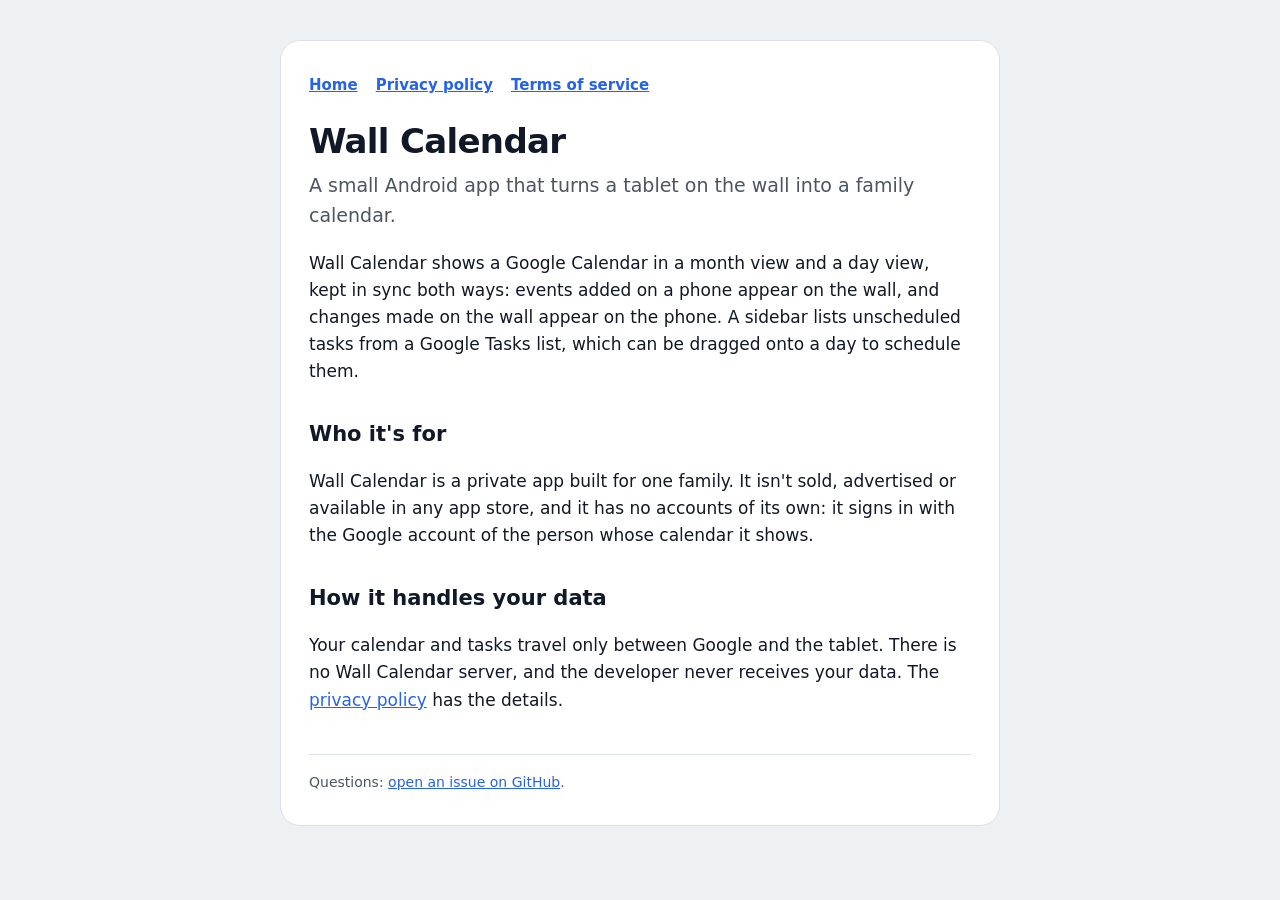
<file: index.html>
<!doctype html>
<html lang="en">
<head>
<meta charset="utf-8">
<meta name="viewport" content="width=device-width, initial-scale=1">
<title>Wall Calendar</title>
<meta name="description" content="A private, family-only Android app that shows a Google Calendar on a wall-mounted tablet.">
<link rel="stylesheet" href="style.css">
</head>
<body>
<main>
  <nav><a href="./">Home</a><a href="privacy.html">Privacy policy</a><a href="terms.html">Terms of service</a></nav>
  <h1>Wall Calendar</h1>
  <p class="lede">A small Android app that turns a tablet on the wall into a family calendar.</p>

  <p>Wall Calendar shows a Google Calendar in a month view and a day view, kept in sync both ways: events added on a phone appear on the wall, and changes made on the wall appear on the phone. A sidebar lists unscheduled tasks from a Google Tasks list, which can be dragged onto a day to schedule them.</p>

  <h2>Who it's for</h2>
  <p>Wall Calendar is a private app built for one family. It isn't sold, advertised or available in any app store, and it has no accounts of its own: it signs in with the Google account of the person whose calendar it shows.</p>

  <h2>How it handles your data</h2>
  <p>Your calendar and tasks travel only between Google and the tablet. There is no Wall Calendar server, and the developer never receives your data. The <a href="privacy.html">privacy policy</a> has the details.</p>

  <footer>Questions: <a href="https://github.com/NikNesladek/wall-calendar-site/issues">open an issue on GitHub</a>.</footer>
</main>
</body>
</html>
</file>
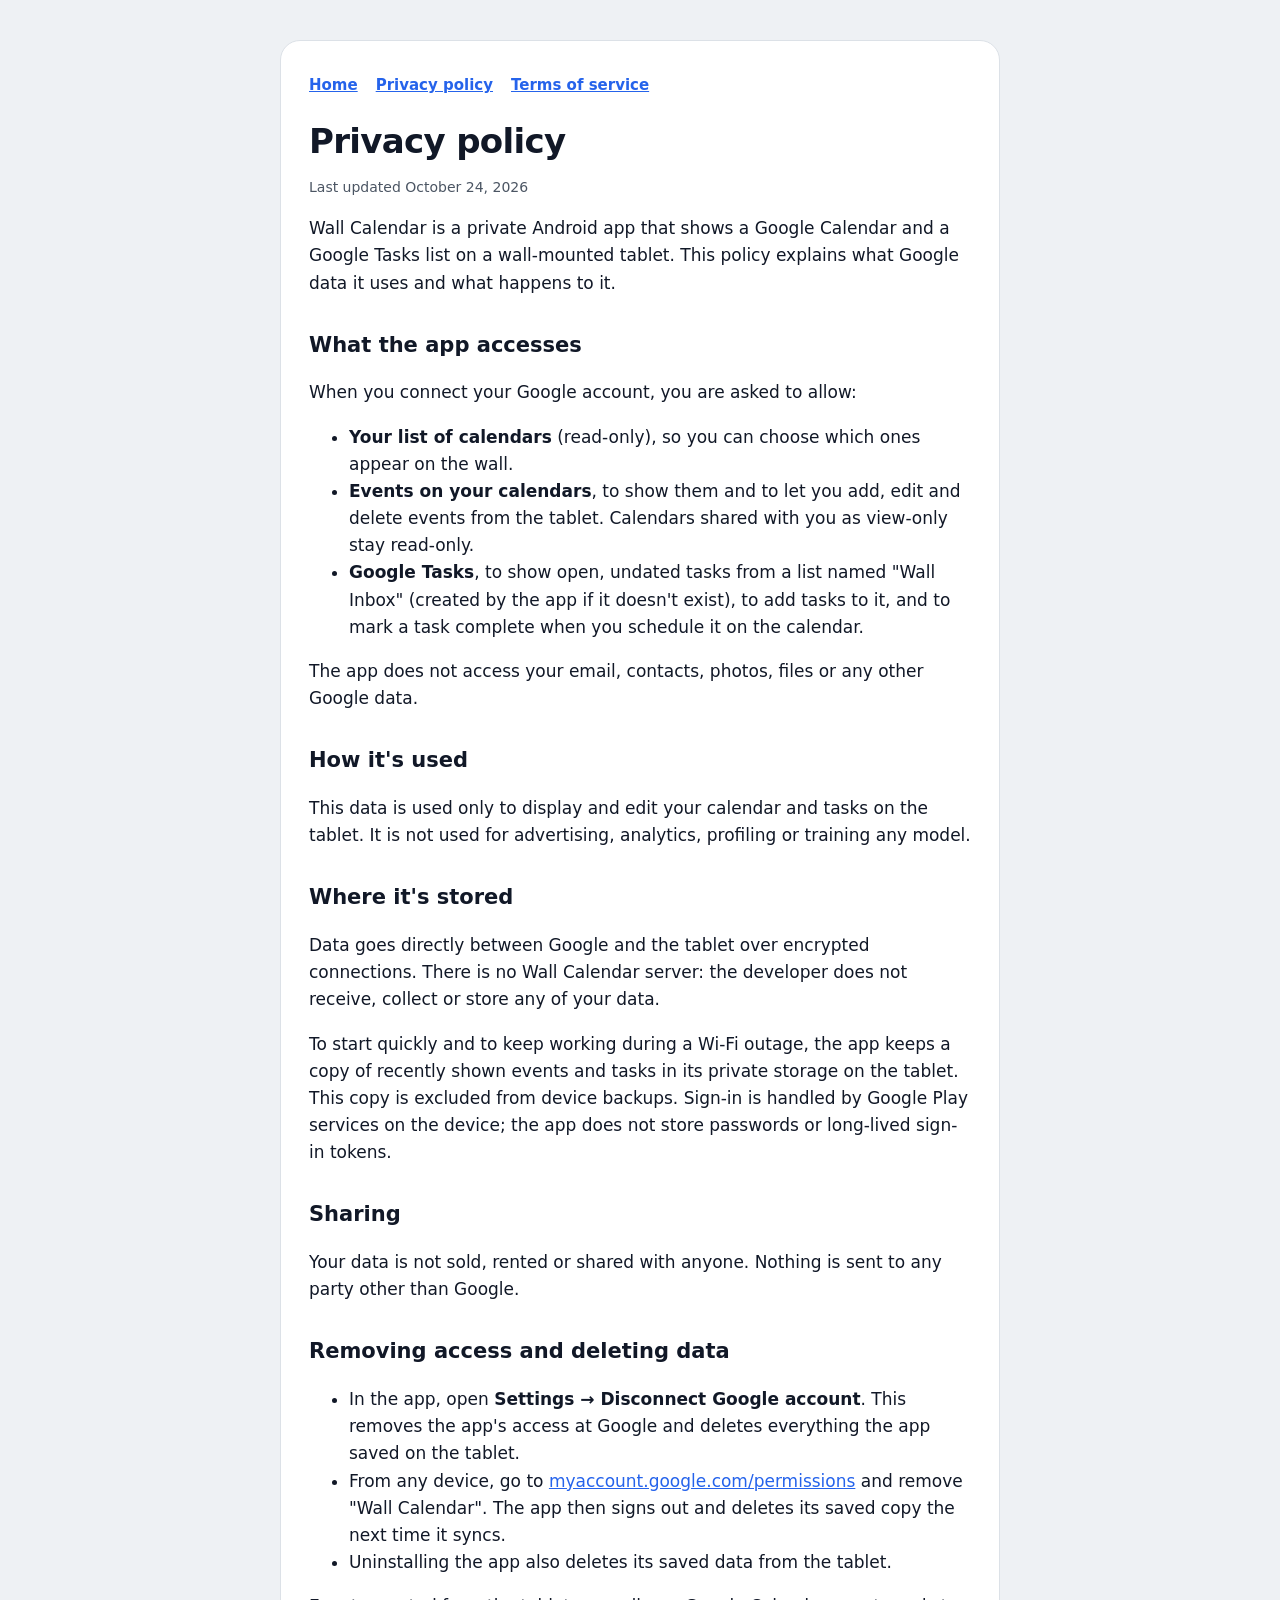
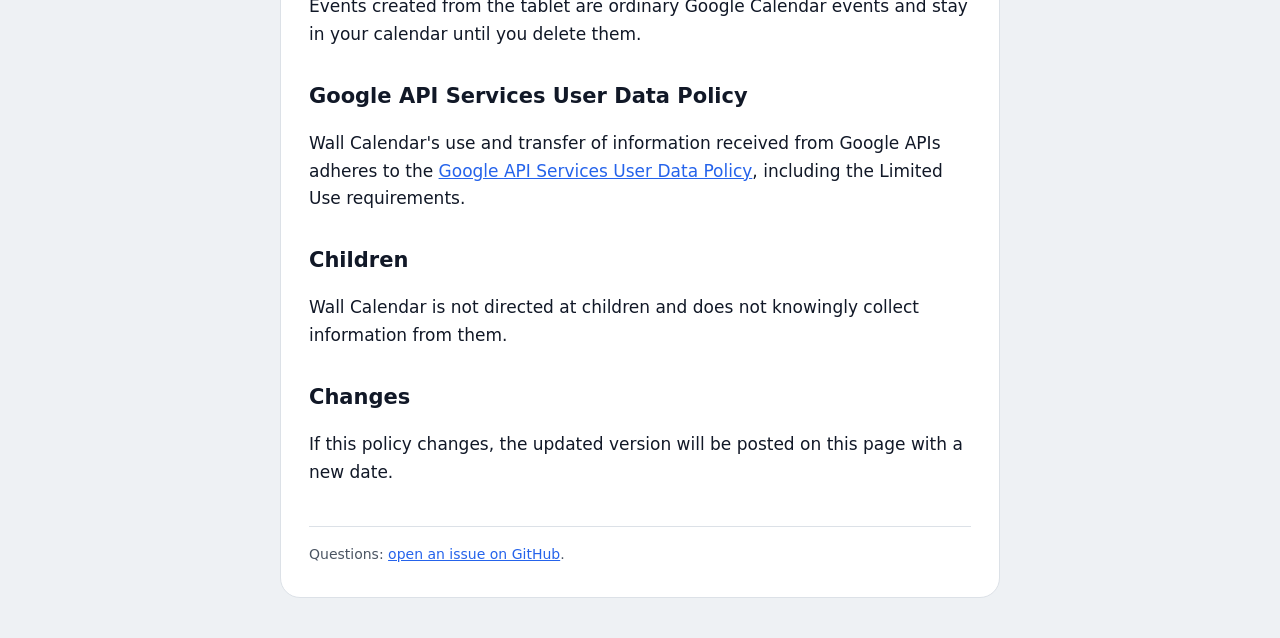
<file: privacy.html>
<!doctype html>
<html lang="en">
<head>
<meta charset="utf-8">
<meta name="viewport" content="width=device-width, initial-scale=1">
<title>Wall Calendar Privacy</title>
<meta name="description" content="How Wall Calendar uses Google Calendar and Google Tasks data.">
<link rel="stylesheet" href="style.css">
</head>
<body>
<main>
  <nav><a href="./">Home</a><a href="privacy.html">Privacy policy</a><a href="terms.html">Terms of service</a></nav>
  <h1>Privacy policy</h1>
  <p class="updated">Last updated October 24, 2026</p>

  <p>Wall Calendar is a private Android app that shows a Google Calendar and a Google Tasks list on a wall-mounted tablet. This policy explains what Google data it uses and what happens to it.</p>

  <h2>What the app accesses</h2>
  <p>When you connect your Google account, you are asked to allow:</p>
  <ul>
    <li><strong>Your list of calendars</strong> (read-only), so you can choose which ones appear on the wall.</li>
    <li><strong>Events on your calendars</strong>, to show them and to let you add, edit and delete events from the tablet. Calendars shared with you as view-only stay read-only.</li>
    <li><strong>Google Tasks</strong>, to show open, undated tasks from a list named "Wall Inbox" (created by the app if it doesn't exist), to add tasks to it, and to mark a task complete when you schedule it on the calendar.</li>
  </ul>
  <p>The app does not access your email, contacts, photos, files or any other Google data.</p>

  <h2>How it's used</h2>
  <p>This data is used only to display and edit your calendar and tasks on the tablet. It is not used for advertising, analytics, profiling or training any model.</p>

  <h2>Where it's stored</h2>
  <p>Data goes directly between Google and the tablet over encrypted connections. There is no Wall Calendar server: the developer does not receive, collect or store any of your data.</p>
  <p>To start quickly and to keep working during a Wi-Fi outage, the app keeps a copy of recently shown events and tasks in its private storage on the tablet. This copy is excluded from device backups. Sign-in is handled by Google Play services on the device; the app does not store passwords or long-lived sign-in tokens.</p>

  <h2>Sharing</h2>
  <p>Your data is not sold, rented or shared with anyone. Nothing is sent to any party other than Google.</p>

  <h2>Removing access and deleting data</h2>
  <ul>
    <li>In the app, open <strong>Settings → Disconnect Google account</strong>. This removes the app's access at Google and deletes everything the app saved on the tablet.</li>
    <li>From any device, go to <a href="https://myaccount.google.com/permissions">myaccount.google.com/permissions</a> and remove "Wall Calendar". The app then signs out and deletes its saved copy the next time it syncs.</li>
    <li>Uninstalling the app also deletes its saved data from the tablet.</li>
  </ul>
  <p>Events created from the tablet are ordinary Google Calendar events and stay in your calendar until you delete them.</p>

  <h2>Google API Services User Data Policy</h2>
  <p>Wall Calendar's use and transfer of information received from Google APIs adheres to the <a href="https://developers.google.com/terms/api-services-user-data-policy">Google API Services User Data Policy</a>, including the Limited Use requirements.</p>

  <h2>Children</h2>
  <p>Wall Calendar is not directed at children and does not knowingly collect information from them.</p>

  <h2>Changes</h2>
  <p>If this policy changes, the updated version will be posted on this page with a new date.</p>

  <footer>Questions: <a href="https://github.com/NikNesladek/wall-calendar-site/issues">open an issue on GitHub</a>.</footer>
</main>
</body>
</html>
</file>
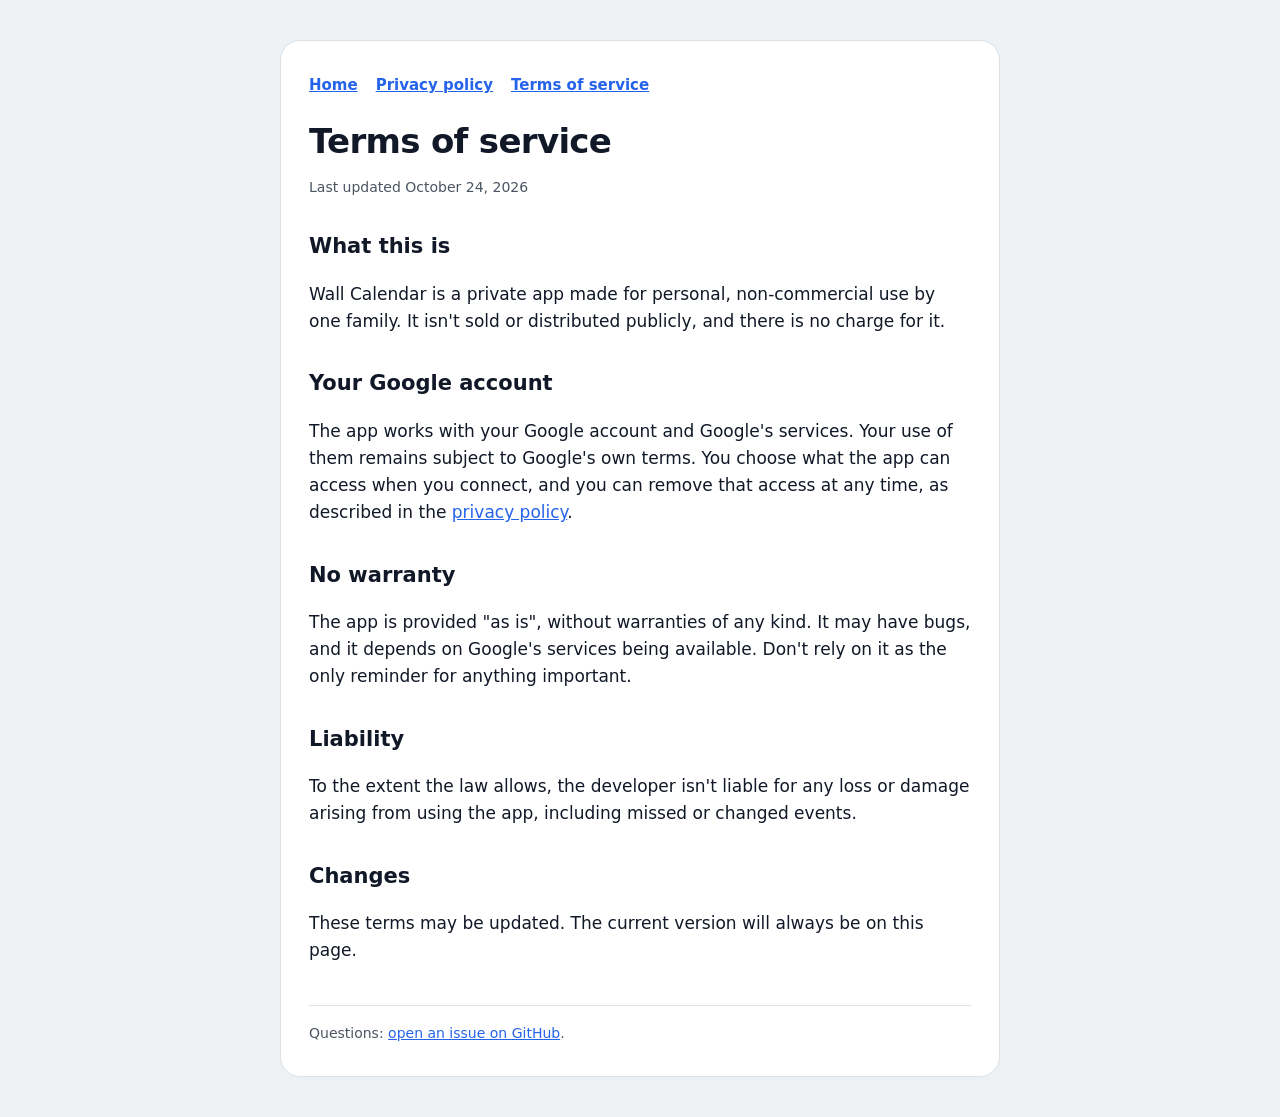
<file: terms.html>
<!doctype html>
<html lang="en">
<head>
<meta charset="utf-8">
<meta name="viewport" content="width=device-width, initial-scale=1">
<title>Wall Calendar Terms</title>
<meta name="description" content="Terms of service for the Wall Calendar app.">
<link rel="stylesheet" href="style.css">
</head>
<body>
<main>
  <nav><a href="./">Home</a><a href="privacy.html">Privacy policy</a><a href="terms.html">Terms of service</a></nav>
  <h1>Terms of service</h1>
  <p class="updated">Last updated October 24, 2026</p>

  <h2>What this is</h2>
  <p>Wall Calendar is a private app made for personal, non-commercial use by one family. It isn't sold or distributed publicly, and there is no charge for it.</p>

  <h2>Your Google account</h2>
  <p>The app works with your Google account and Google's services. Your use of them remains subject to Google's own terms. You choose what the app can access when you connect, and you can remove that access at any time, as described in the <a href="privacy.html">privacy policy</a>.</p>

  <h2>No warranty</h2>
  <p>The app is provided "as is", without warranties of any kind. It may have bugs, and it depends on Google's services being available. Don't rely on it as the only reminder for anything important.</p>

  <h2>Liability</h2>
  <p>To the extent the law allows, the developer isn't liable for any loss or damage arising from using the app, including missed or changed events.</p>

  <h2>Changes</h2>
  <p>These terms may be updated. The current version will always be on this page.</p>

  <footer>Questions: <a href="https://github.com/NikNesladek/wall-calendar-site/issues">open an issue on GitHub</a>.</footer>
</main>
</body>
</html>
</file>
<file: style.css>
:root {
  --ink: #111827;
  --muted: #4b5563;
  --line: #dce1e7;
  --ground: #eef1f4;
  --card: #ffffff;
  --accent: #2563eb;
}
@media (prefers-color-scheme: dark) {
  :root {
    --ink: #e5e7eb;
    --muted: #9ca3af;
    --line: #2b3647;
    --ground: #0f172a;
    --card: #111827;
    --accent: #7aa2f7;
  }
}
* { box-sizing: border-box; }
body {
  margin: 0;
  background: var(--ground);
  color: var(--ink);
  font: 17px/1.6 system-ui, -apple-system, "Segoe UI", Roboto, sans-serif;
}
main {
  max-width: 720px;
  margin: 40px auto;
  padding: 32px 28px;
  background: var(--card);
  border: 1px solid var(--line);
  border-radius: 20px;
}
@media (max-width: 760px) {
  main { margin: 0; border-radius: 0; border: 0; padding: 24px 16px; }
}
h1 { font-size: 34px; line-height: 1.2; margin: 0 0 8px; letter-spacing: -0.02em; }
h2 { font-size: 21px; margin: 32px 0 8px; }
p, li { color: var(--ink); }
.lede { color: var(--muted); font-size: 19px; margin-top: 0; }
.updated { color: var(--muted); font-size: 14px; }
a { color: var(--accent); }
nav { display: flex; flex-wrap: wrap; gap: 6px 18px; margin-bottom: 24px; font-size: 15px; font-weight: 600; }
footer { margin-top: 40px; padding-top: 16px; border-top: 1px solid var(--line); color: var(--muted); font-size: 14px; }
</file>
